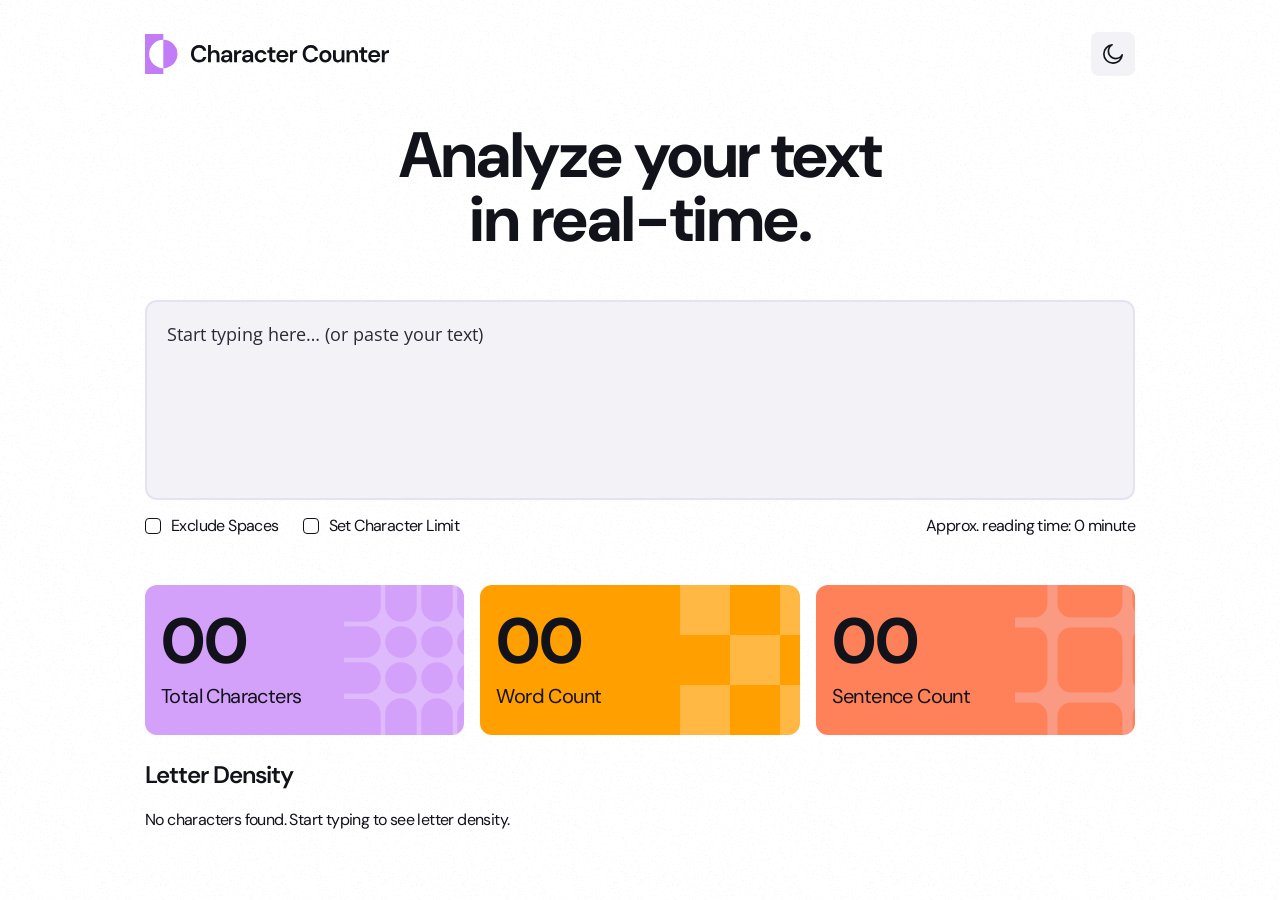
<file: Foundations/js-essentials_character-counter/index.html>
<!doctype html>
<html lang="en">
  <head>
    <meta charset="utf-8" />
    <meta name="viewport" content="width=device-width, initial-scale=1" />
    <title>Character Counter</title>
    <meta
      name="description"
      content="Count characters, words and sentences, estimate reading time and see letter density as you type."
    />
    <link rel="icon" href="assets/favicon.svg" type="image/svg+xml" />

    <!-- Apply the saved or system theme before first paint, so the page never flashes the wrong theme -->
    <script>
      let theme;
      try {
        theme = localStorage.getItem("character-counter:theme");
      } catch {}
      document.documentElement.dataset.theme =
        theme || (matchMedia("(prefers-color-scheme: light)").matches ? "light" : "dark");
    </script>

    <link rel="preconnect" href="https://fonts.googleapis.com" />
    <link rel="preconnect" href="https://fonts.gstatic.com" crossorigin />
    <link
      rel="stylesheet"
      href="https://fonts.googleapis.com/css2?family=DM+Sans:opsz,wght@9..40,400..700&family=Open+Sans&display=swap"
    />
    <link rel="stylesheet" href="styles.css" />
    <script src="script.js" defer></script>
  </head>
  <body>
    <header class="header">
      <!-- One logo per theme; CSS shows the matching one -->
      <img class="logo logo--dark" src="assets/images/logo-dark-theme.svg" alt="Character Counter" width="246" height="40" />
      <img class="logo logo--light" src="assets/images/logo-light-theme.svg" alt="Character Counter" width="246" height="40" />

      <!-- Theme toggle button -->
      <button class="theme-toggle" type="button" aria-label="Toggle theme">
        <!-- Inline so the icons inherit the theme colour via currentColor -->
        <svg class="icon-sun" viewBox="0 0 20 20" width="22" height="22" aria-hidden="true">
          <path
            fill="currentColor"
            d="M10.75 1.67a.75.75 0 1 0-1.5 0zm-1.5 1.66a.75.75 0 1 0 1.5 0zm1.5 13.34a.75.75 0 1 0-1.5 0zm-1.5 1.66a.75.75 0 1 0 1.5 0zm-5.92-7.58a.75.75 0 1 0 0-1.5zm-1.66-1.5a.75.75 0 1 0 0 1.5zm3.06-3.46A.75.75 0 1 0 5.8 4.73zm-.12-2.24a.75.75 0 1 0-1.06 1.06zm9.6 1.18a.75.75 0 1 0 1.06 1.06zm2.24-.12a.75.75 0 1 0-1.06-1.06zM5.79 15.27a.75.75 0 1 0-1.06-1.06zm-2.24.12a.75.75 0 1 0 1.06 1.06zm11.72-1.18a.75.75 0 1 0-1.06 1.06zm.12 2.24a.75.75 0 0 0 1.06-1.06zm2.94-5.7a.75.75 0 1 0 0-1.5zm-1.66-1.5a.75.75 0 1 0 0 1.5zM9.25 1.67v1.66h1.5V1.67zm0 15v1.66h1.5v-1.66zM3.33 9.25H1.67v1.5h1.66zM5.8 4.73 4.61 3.55 3.55 4.61 4.73 5.8zm9.48 1.06 1.18-1.18-1.06-1.06-1.18 1.18zM4.73 14.21 3.55 15.4l1.06 1.06 1.18-1.18zm9.48 1.06 1.18 1.18 1.06-1.06-1.18-1.18zm4.12-6.02h-1.66v1.5h1.66zm-4.91.75A3.4 3.4 0 0 1 10 13.42v1.5c2.72 0 4.92-2.2 4.92-4.92zM10 13.42A3.4 3.4 0 0 1 6.58 10h-1.5c0 2.72 2.2 4.92 4.92 4.92zM6.58 10A3.4 3.4 0 0 1 10 6.58v-1.5A4.9 4.9 0 0 0 5.08 10zM10 6.58A3.4 3.4 0 0 1 13.42 10h1.5c0-2.71-2.2-4.92-4.92-4.92z"
          />
        </svg>
        <svg class="icon-moon" viewBox="0 0 20 20" width="22" height="22" aria-hidden="true">
          <path
            fill="currentColor"
            d="m18.3 10.8.74.07a.75.75 0 0 0-1.4-.44zM9.2 1.7l.38.66a.75.75 0 0 0-.45-1.4zm8.44 8.73a5.9 5.9 0 0 1-5.14 2.99v1.5a7.4 7.4 0 0 0 6.45-3.75zm-5.14 2.99A5.9 5.9 0 0 1 6.58 7.5h-1.5c0 4.1 3.32 7.42 7.42 7.42zM6.58 7.5a5.9 5.9 0 0 1 3-5.14l-.75-1.3A7.4 7.4 0 0 0 5.08 7.5zM2.42 10a7.6 7.6 0 0 1 6.85-7.55L9.13.95A9.1 9.1 0 0 0 .92 10zM10 17.58A7.6 7.6 0 0 1 2.42 10H.92A9.1 9.1 0 0 0 10 19.08zm7.55-6.85A7.6 7.6 0 0 1 10 17.58v1.5c4.72 0 8.6-3.6 9.04-8.21z"
          />
        </svg>
      </button>
    </header>

    <main>
      <h1>Analyze your text in real-time.</h1>

      <!-- Text input -->
      <div class="analyzer">
        <label class="visually-hidden" for="text-input">Text to analyze</label>
        <textarea id="text-input" placeholder="Start typing here… (or paste your text)"></textarea>

        <!-- Shown when the character limit is hit -->
        <p class="limit-message" id="limit-message" role="alert" hidden>
          <svg viewBox="5 5 13.56 13.56" width="14" height="14" aria-hidden="true">
            <path fill="currentColor" d="M11.78 5.88a5.9 5.9 0 1 0-.01 11.8 5.9 5.9 0 0 0 .01-11.8m0-.88a6.8 6.8 0 0 1 6.78 6.78A6.78 6.78 0 1 1 11.78 5m-.98 9.4h.32v-3.28h-.32a.3.3 0 0 1-.33-.32v-.22c0-.17.13-.33.33-.33h1.3c.17 0 .34.16.34.33v3.83h.33c.16 0 .32.16.32.32v.22c0 .2-.16.33-.32.33H10.8a.32.32 0 0 1-.33-.33v-.22c0-.16.13-.32.33-.32m.98-6.56a.9.9 0 0 1 .88.88c0 .5-.41.87-.88.87a.86.86 0 0 1-.87-.87c0-.47.38-.88.87-.88" />
          </svg>
          <span id="limit-text"></span>
        </p>

        <!-- checkbox options -->
        <div class="options">
          <label class="checkbox"><input type="checkbox" id="exclude-spaces" /> Exclude Spaces</label>
          <label class="checkbox"><input type="checkbox" id="limit-toggle" /> Set Character Limit</label>
          <input class="limit-input" type="number" id="limit-input" value="300" min="1" aria-label="Character limit" hidden />
          <p class="reading-time">Approx. reading time: <span id="reading-time">0 minute</span></p>
        </div>
      </div>

      <!-- stat cards -->
      <dl class="stats">
        <div class="stat-card stat-card--characters">
          <dt id="char-label">Total Characters</dt>
          <dd id="char-count">00</dd>
        </div>
        <div class="stat-card stat-card--words">
          <dt>Word Count</dt>
          <dd id="word-count">00</dd>
        </div>
        <div class="stat-card stat-card--sentences">
          <dt>Sentence Count</dt>
          <dd id="sentence-count">00</dd>
        </div>
      </dl>

      <!-- Letter density section -->
      <section class="density">
        <h2>Letter Density</h2>
        <p id="density-empty">No characters found. Start typing to see letter density.</p>
        <ul class="density-list" id="density-list"></ul>
        <button class="density-toggle" id="density-toggle" type="button" aria-expanded="false" hidden>
          <span>See more</span>
          <svg viewBox="0 0 16 16" width="16" height="16" fill="none" aria-hidden="true">
            <path stroke="currentColor" stroke-linecap="round" stroke-linejoin="round" stroke-width="1.5" d="m4 6 4 4 4-4" />
          </svg>
        </button>
      </section>
    </main>

    <!-- Template for density rows -->
    <template id="density-row">
      <li>
        <span class="density-letter"></span>
        <span class="density-bar" aria-hidden="true"><span></span></span>
        <span class="density-value"></span>
      </li>
    </template>
  </body>
</html>
</file>
<file: Foundations/js-essentials_character-counter/styles.css>
/* Reset */

*,
*::before,
*::after {
  box-sizing: border-box;
  margin: 0;
}

img,
svg {
  display: block;
  max-inline-size: 100%;
}

/* Form controls don't inherit typography by default */
input,
button,
textarea {
  font: inherit;
  color: inherit;
}

/* Tokens */

:root {
  /* Palette */
  --neutral-900: #12131a;
  --neutral-800: #21222c;
  --neutral-700: #2a2b37;
  --neutral-600: #404254;
  --neutral-200: #e4e4ef;
  --neutral-100: #f2f2f7;
  --neutral-0: #ffffff;
  --purple-400: #d3a0fa;
  --purple-500: #c27cf8;
  --yellow-500: #ff9f00;
  --orange-500: #fe8159;
  --orange-800: #da3701;

  /* Type presets */
  --font-body: "DM Sans", sans-serif;
  --font-input: "Open Sans", sans-serif;
  --text-1: 700 clamp(2.5rem, 1.07rem + 6.11vw, 4rem) / 1 var(--font-body);
  --text-2: 600 1.5rem / 1.3 var(--font-body);
  --text-3: 400 1.25rem / 1.4 var(--font-body);
  --text-4: 400 1rem / 1.3 var(--font-body);

  /* Dark theme (default) */
  color-scheme: dark;
  --color-bg: var(--neutral-900);
  --color-text: var(--neutral-200);
  --color-heading: var(--neutral-100);
  --color-surface: var(--neutral-800);
  --color-surface-hover: var(--neutral-700);
  --color-border: var(--neutral-700);
  --color-border-hover: var(--neutral-600);
  --color-input-text: var(--neutral-200);
  --color-toggle: var(--neutral-700);
  --color-error: var(--orange-500);
  --color-focus: var(--purple-500);
  --noise: url("assets/images/bg-noise-dark.webp");
}

[data-theme="light"] {
  color-scheme: light;
  --color-bg: var(--neutral-0);
  --color-text: var(--neutral-900);
  --color-heading: var(--neutral-900);
  --color-surface: var(--neutral-100);
  --color-surface-hover: var(--neutral-200);
  --color-border: var(--neutral-200);
  --color-border-hover: var(--neutral-200);
  --color-input-text: var(--neutral-700);
  --color-toggle: var(--neutral-100);
  --color-error: var(--orange-800);
  --color-focus: var(--neutral-900); /* purple-500 is only 2.8:1 on white */
  --noise: url("assets/images/bg-noise-light.webp");
}

/* Base */

body {
  font: var(--text-4);
  letter-spacing: -0.6px;
  color: var(--color-text);
  background: var(--noise) var(--color-bg);
}

h1 {
  max-inline-size: 31.875rem;
  margin-inline: auto;
  font: var(--text-1);
  letter-spacing: -1px;
  text-align: center;
  color: var(--color-heading);
}

h2 {
  font: var(--text-2);
  letter-spacing: -1px;
}

:focus-visible {
  outline: 2px solid var(--color-focus);
  outline-offset: 2px;
}

/* Keep the hidden attribute working on elements that set their own display */
[hidden] {
  display: none !important;
}

.visually-hidden {
  position: absolute;
  inline-size: 1px;
  block-size: 1px;
  overflow: hidden;
  clip-path: inset(50%);
  white-space: nowrap;
}

button {
  cursor: pointer;
}

/* Layout (mobile first; tablet ≥ 48em, desktop ≥ 64em) */

body {
  --gutter: 1rem;
  --section-gap: 2.5rem;
  display: grid;
  row-gap: 3.5rem;
  /* Gutter on small screens; centres a 990px column on large ones */
  padding: 1rem max(var(--gutter), (100% - 61.875rem) / 2) 2rem;

  @media (width >= 48em) {
    --gutter: 2rem;
  }

  @media (width >= 64em) {
    --section-gap: 3rem;
    row-gap: 3rem;
    padding-block: 2rem 4rem;
  }
}

main {
  display: grid;
  gap: var(--section-gap);
}

/* Header */

.header {
  display: flex;
  align-items: center;
  justify-content: space-between;
}

.logo {
  min-inline-size: 0; /* may shrink on very narrow screens or large text, keeping its proportions */
  inline-size: auto;
  block-size: 1.875rem;
  object-fit: contain;
  object-position: left;

  @media (width >= 48em) {
    block-size: 2.5rem;
  }
}

.theme-toggle {
  flex: none;
  display: grid;
  place-items: center;
  inline-size: 2rem;
  aspect-ratio: 1;
  border: 0;
  border-radius: 0.375rem;
  background: var(--color-toggle);

  svg {
    inline-size: 1.25rem;
    block-size: auto;
  }

  @media (width >= 48em) {
    inline-size: 2.75rem;
    border-radius: 0.5rem;

    svg {
      inline-size: 1.375rem;
    }
  }
}

/* Show the logo and toggle icon that match the current theme */
.logo--light,
.icon-moon,
[data-theme="light"] :is(.logo--dark, .icon-sun) {
  display: none;
}

[data-theme="light"] :is(.logo--light, .icon-moon) {
  display: block;
}

/* Analyzer */

.analyzer {
  display: grid;
  gap: 0.75rem;
}

textarea {
  block-size: 12.5rem;
  padding: 1.25rem;
  border: 2px solid var(--color-border);
  border-radius: 0.75rem;
  font: 400 1.125rem / 1.4 var(--font-input);
  letter-spacing: 0;
  color: var(--color-input-text);
  background: var(--color-surface);
  resize: none;

  &::placeholder {
    color: inherit;
    opacity: 1;
  }

  &:hover {
    border-color: var(--color-border-hover);
    background: var(--color-surface-hover);
  }

  &:focus-visible {
    outline: 0;
    border-color: var(--color-focus);
    box-shadow: 0 0 10px var(--purple-400);
  }

  /* Set by script.js when the text reaches the character limit */
  &[aria-invalid="true"] {
    border-color: var(--color-error);
    box-shadow: 0 0 8px var(--color-error);

    /* Focus stays in the error colour: the border thickens instead of turning purple */
    &:focus-visible {
      box-shadow: inset 0 0 0 1px var(--color-error), 0 0 12px var(--color-error);
    }
  }
}

.limit-message {
  display: flex;
  align-items: start;
  gap: 0.5rem;
  font: 400 0.875rem / 1.3 var(--font-input);
  letter-spacing: -0.3px;
  color: var(--color-error);

  /* Set by script.js as the text nears the limit: a heads-up, not an error */
  &.limit-message--warning {
    color: var(--color-text);
  }

  /* Keep the icon level with the first line when the message wraps */
  svg {
    flex: none;
    margin-block-start: 0.125rem;
  }
}

/* Options: stacked on mobile (limit input stays beside its label), one row from tablet up */
.options {
  display: flex;
  flex-wrap: wrap;
  align-items: center;
  gap: 0.75rem 0.625rem;
  margin-block-start: 0.25rem;

  > :first-child,
  .reading-time {
    flex-basis: 100%;
  }

  @media (width >= 48em) {
    > :first-child,
    .reading-time {
      flex-basis: auto;
    }

    > :first-child {
      margin-inline-end: 0.875rem;
    }

    .reading-time {
      margin-inline-start: auto;
    }
  }
}

.checkbox {
  display: flex;
  align-items: center;
  gap: 0.625rem;
  cursor: pointer;

  input {
    appearance: none;
    inline-size: 1rem;
    block-size: 1rem;
    border: 1px solid;
    border-radius: 0.25rem;
    cursor: pointer;

    &:checked {
      border-color: transparent;
      background: url("assets/images/icon-check.svg") center / 0.75rem no-repeat var(--purple-400);
    }

    &:checked:hover {
      background-color: var(--purple-500);
    }
  }
}

.limit-input {
  inline-size: 3.4375rem;
  margin-inline-start: 0.5rem;
  block-size: 1.8125rem;
  padding-inline: 0.5rem;
  border: 1px solid var(--color-border-hover);
  border-radius: 0.375rem;
  font: 400 1rem var(--font-input);
  letter-spacing: 0;
  background: transparent;
  appearance: textfield;

  &::-webkit-inner-spin-button {
    appearance: none;
  }
}

/* Stat cards */

.stats {
  display: grid;
  gap: 1rem;

  @media (width >= 48em) {
    grid-template-columns: repeat(3, 1fr);
  }
}

.stat-card {
  display: flex;
  /* The label (dt) comes first in the markup; show the value (dd) on top */
  flex-direction: column-reverse;
  justify-content: center;
  gap: 0.5rem;
  block-size: 8.125rem;
  padding: 1.25rem;
  border-radius: 0.75rem;
  color: var(--neutral-900);
  /* Decorative pattern, partly cropped by the card's right edge as in the design */
  background-position: right -3.125rem top -0.625rem;
  background-size: 9.375rem;
  background-repeat: no-repeat;

  dt {
    font: var(--text-3);
  }

  dd {
    font: var(--text-1);
    letter-spacing: -1px;
  }

  @media (width >= 48em) {
    block-size: 9.375rem;
    padding: 1rem 0.75rem;
    background-position: right -4.375rem top;
  }

  @media (width >= 64em) {
    padding-inline: 1rem;
    background-position: right -1.875rem top;
  }
}

.stat-card--characters {
  background-color: var(--purple-400);
  background-image: url("assets/images/pattern-character-count.svg");
}

.stat-card--words {
  background-color: var(--yellow-500);
  background-image: url("assets/images/pattern-word-count.svg");
}

.stat-card--sentences {
  background-color: var(--orange-500);
  background-image: url("assets/images/pattern-sentence-count.svg");
}

/* Letter density */

.density {
  display: grid;
  gap: 1.25rem;
  /* 24px from the stat cards instead of the usual section gap */
  margin-block-start: calc(1.5rem - var(--section-gap));
}

/* Rows share one grid (subgrid) so every bar starts and ends at the same place */
.density-list {
  display: grid;
  grid-template-columns: 1rem 1fr auto;
  gap: 0.75rem 0.875rem;
  padding: 0;
  list-style: none;

  /* No empty list for screen readers to announce before the first letter */
  &:empty {
    display: none;
  }

  li {
    display: grid;
    grid-column: 1 / -1;
    grid-template-columns: subgrid;
    align-items: center;
  }
}

.density-value {
  justify-self: end;
}

.density-bar {
  block-size: 0.75rem;
  border-radius: 999px;
  background: var(--color-surface);

  span {
    display: block;
    inline-size: var(--percent);
    block-size: 100%;
    border-radius: inherit;
    background: var(--purple-400);
  }
}

.density-toggle {
  display: flex;
  align-items: center;
  gap: 0.5rem;
  justify-self: start;
  padding: 0;
  border: 0;
  font: var(--text-3);
  background: none;

  &[aria-expanded="true"] svg {
    rotate: 180deg;
  }
}
</file>
<file: Foundations/ui-essentials_character-counter/styles.css>
/* Reset */

*,
*::before,
*::after {
  box-sizing: border-box;
  margin: 0;
}

img,
svg {
  display: block;
  max-inline-size: 100%;
}

/* Form controls don't inherit typography by default */
input,
textarea {
  font: inherit;
  color: inherit;
}

/* Tokens */

:root {
  /* Palette */
  --neutral-900: #12131a;
  --neutral-800: #21222c;
  --neutral-700: #2a2b37;
  --neutral-600: #404254;
  --neutral-200: #e4e4ef;
  --neutral-100: #f2f2f7;
  --neutral-0: #ffffff;
  --purple-400: #d3a0fa;
  --purple-500: #c27cf8;
  --yellow-500: #ff9f00;
  --orange-500: #fe8159;
  --orange-800: #da3701;

  /* Type presets */
  --font-body: "DM Sans", sans-serif;
  --font-input: "Open Sans", sans-serif;
  --text-1: 700 clamp(2.5rem, 1.07rem + 6.11vw, 4rem) / 1 var(--font-body);
  --text-2: 600 1.5rem / 1.3 var(--font-body);
  --text-3: 400 1.25rem / 1.4 var(--font-body);
  --text-4: 400 1rem / 1.3 var(--font-body);

  /* Dark theme (default) */
  color-scheme: dark;
  --color-bg: var(--neutral-900);
  --color-text: var(--neutral-200);
  --color-heading: var(--neutral-100);
  --color-surface: var(--neutral-800);
  --color-surface-hover: var(--neutral-700);
  --color-border: var(--neutral-700);
  --color-border-hover: var(--neutral-600);
  --color-input-text: var(--neutral-200);
  --color-toggle: var(--neutral-700);
  --color-error: var(--orange-500);
  --color-focus: var(--purple-500);
  --noise: url("assets/images/bg-noise-dark.webp");

  /* Light theme when the system prefers it */
  @media (prefers-color-scheme: light) {
    color-scheme: light;
    --color-bg: var(--neutral-0);
    --color-text: var(--neutral-900);
    --color-heading: var(--neutral-900);
    --color-surface: var(--neutral-100);
    --color-surface-hover: var(--neutral-200);
    --color-border: var(--neutral-200);
    --color-border-hover: var(--neutral-200);
    --color-input-text: var(--neutral-700);
    --color-toggle: var(--neutral-100);
    --color-error: var(--orange-800);
    --color-focus: var(--neutral-900); /* purple-500 is only 2.8:1 on white */
    --noise: url("assets/images/bg-noise-light.webp");
  }
}

/* Base */

body {
  font: var(--text-4);
  letter-spacing: -0.6px;
  color: var(--color-text);
  background: var(--noise) var(--color-bg);
}

h1 {
  max-inline-size: 31.875rem;
  margin-inline: auto;
  font: var(--text-1);
  letter-spacing: -1px;
  text-align: center;
  color: var(--color-heading);
}

h2 {
  font: var(--text-2);
  letter-spacing: -1px;
}

:focus-visible {
  outline: 2px solid var(--color-focus);
  outline-offset: 2px;
}

.visually-hidden {
  position: absolute;
  inline-size: 1px;
  block-size: 1px;
  overflow: hidden;
  clip-path: inset(50%);
  white-space: nowrap;
}

/* Layout (mobile first; tablet ≥ 48em, desktop ≥ 64em) */

body {
  --gutter: 1rem;
  --section-gap: 2.5rem;
  display: grid;
  row-gap: 3.5rem;
  /* Gutter on small screens; centres a 990px column on large ones */
  padding: 1rem max(var(--gutter), (100% - 61.875rem) / 2) 2rem;

  @media (width >= 48em) {
    --gutter: 2rem;
  }

  @media (width >= 64em) {
    --section-gap: 3rem;
    row-gap: 3rem;
    padding-block: 2rem 4rem;
  }
}

main {
  display: grid;
  gap: var(--section-gap);
}

/* Header */

.header {
  display: flex;
  align-items: center;
  justify-content: space-between;
}

.logo {
  min-inline-size: 0; /* may shrink on very narrow screens or large text, keeping its proportions */
  inline-size: auto;
  block-size: 1.875rem;
  object-fit: contain;
  object-position: left;

  @media (width >= 48em) {
    block-size: 2.5rem;
  }
}

.theme-toggle {
  flex: none;
  display: grid;
  place-items: center;
  inline-size: 2rem;
  aspect-ratio: 1;
  border: 0;
  border-radius: 0.375rem;
  background: var(--color-toggle);

  svg {
    inline-size: 1.25rem;
    block-size: auto;
  }

  @media (width >= 48em) {
    inline-size: 2.75rem;
    border-radius: 0.5rem;

    svg {
      inline-size: 1.375rem;
    }
  }
}

/* Show the logo and toggle icon that match the system theme */
.logo--light,
.icon-moon {
  display: none;
}

@media (prefers-color-scheme: light) {
  .logo--dark,
  .icon-sun {
    display: none;
  }

  .logo--light,
  .icon-moon {
    display: block;
  }
}

/* Analyzer */

.analyzer {
  display: grid;
  gap: 0.75rem;
}

textarea {
  block-size: 12.5rem;
  padding: 1.25rem;
  border: 2px solid var(--color-border);
  border-radius: 0.75rem;
  font: 400 1.125rem / 1.4 var(--font-input);
  letter-spacing: 0;
  color: var(--color-input-text);
  background: var(--color-surface);
  resize: none;

  &::placeholder {
    color: inherit;
    opacity: 1;
  }

  &:hover {
    border-color: var(--color-border-hover);
    background: var(--color-surface-hover);
  }

  &:focus-visible {
    outline: 0;
    border-color: var(--color-focus);
    box-shadow: 0 0 10px var(--purple-400);
  }
}

/* Options: stacked on mobile, one row from tablet up */
.options {
  display: flex;
  flex-wrap: wrap;
  align-items: center;
  gap: 0.75rem 0.625rem;
  margin-block-start: 0.25rem;

  > :first-child,
  .reading-time {
    flex-basis: 100%;
  }

  @media (width >= 48em) {
    > :first-child,
    .reading-time {
      flex-basis: auto;
    }

    > :first-child {
      margin-inline-end: 0.875rem;
    }

    .reading-time {
      margin-inline-start: auto;
    }
  }
}

.checkbox {
  display: flex;
  align-items: center;
  gap: 0.625rem;
  cursor: pointer;

  input {
    appearance: none;
    inline-size: 1rem;
    block-size: 1rem;
    border: 1px solid;
    border-radius: 0.25rem;
    cursor: pointer;

    &:checked {
      border-color: transparent;
      background: url("assets/images/icon-check.svg") center / 0.75rem no-repeat var(--purple-400);
    }

    &:checked:hover {
      background-color: var(--purple-500);
    }
  }
}

/* Stat cards */

.stats {
  display: grid;
  gap: 1rem;

  @media (width >= 48em) {
    grid-template-columns: repeat(3, 1fr);
  }
}

.stat-card {
  display: flex;
  /* The label (dt) comes first in the markup; show the value (dd) on top */
  flex-direction: column-reverse;
  justify-content: center;
  gap: 0.5rem;
  block-size: 8.125rem;
  padding: 1.25rem;
  border-radius: 0.75rem;
  color: var(--neutral-900);
  /* Decorative pattern, partly cropped by the card's right edge as in the design */
  background-position: right -3.125rem top -0.625rem;
  background-size: 9.375rem;
  background-repeat: no-repeat;

  dt {
    font: var(--text-3);
  }

  dd {
    font: var(--text-1);
    letter-spacing: -1px;
  }

  @media (width >= 48em) {
    block-size: 9.375rem;
    padding: 1rem 0.75rem;
    background-position: right -4.375rem top;
  }

  @media (width >= 64em) {
    padding-inline: 1rem;
    background-position: right -1.875rem top;
  }
}

.stat-card--characters {
  background-color: var(--purple-400);
  background-image: url("assets/images/pattern-character-count.svg");
}

.stat-card--words {
  background-color: var(--yellow-500);
  background-image: url("assets/images/pattern-word-count.svg");
}

.stat-card--sentences {
  background-color: var(--orange-500);
  background-image: url("assets/images/pattern-sentence-count.svg");
}

/* Letter density */

.density {
  display: grid;
  gap: 1.25rem;
  /* 24px from the stat cards instead of the usual section gap */
  margin-block-start: calc(1.5rem - var(--section-gap));
}
</file>
